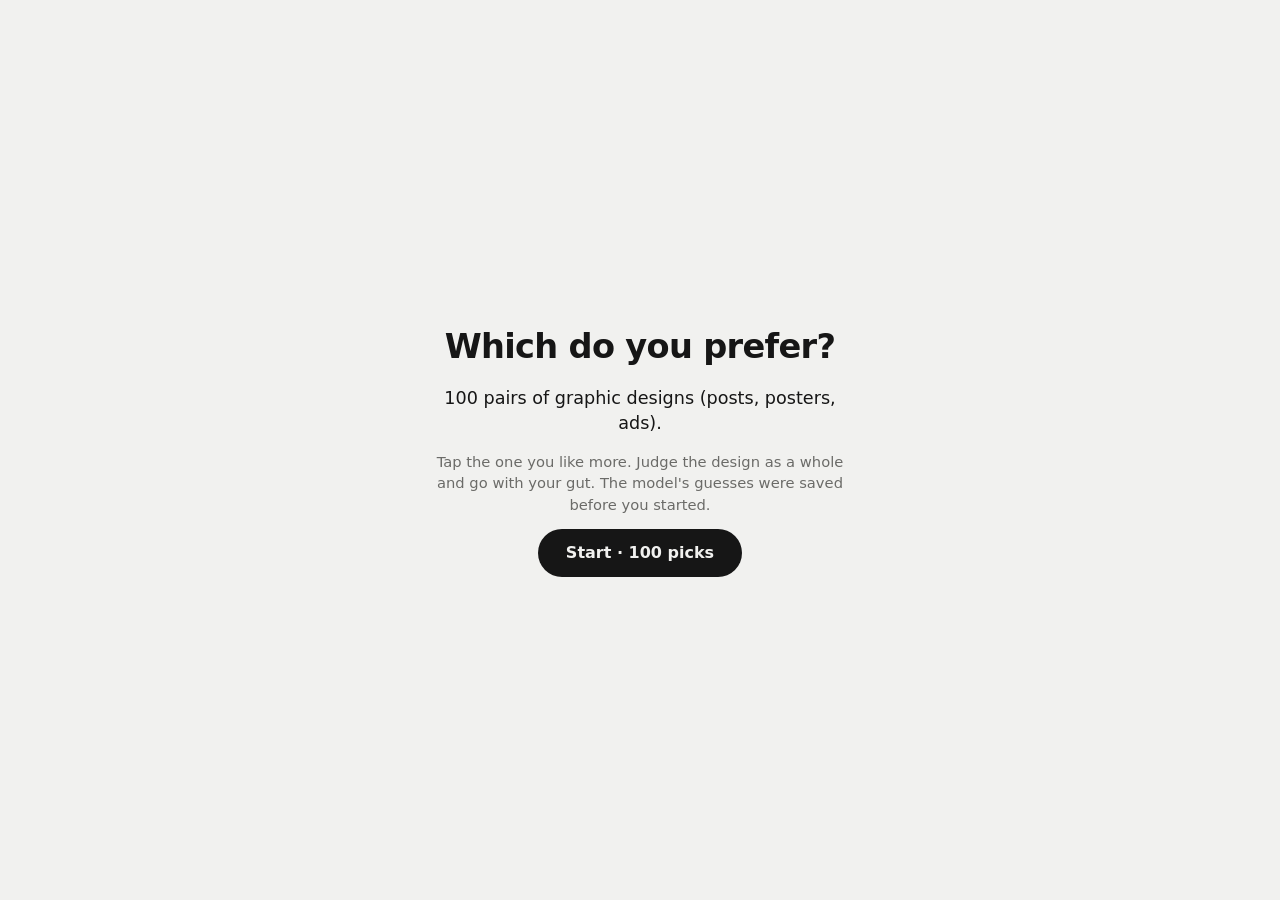
<file: app/design.html>
<!doctype html>
<html lang="en">
<head>
<meta charset="utf-8">
<meta name="viewport" content="width=device-width, initial-scale=1, viewport-fit=cover, user-scalable=no">
<meta name="apple-mobile-web-app-capable" content="yes">
<meta name="theme-color" content="#161616">
<title>This or That · designs</title>
<link rel="stylesheet" href="style.css">
<style>
</style>
</head>
<body>
<main id="app">
  <section id="intro" class="screen center">
    <h1>Which do you prefer?</h1>
    <p class="lead">100 pairs of graphic designs (posts, posters, ads).</p>
    <p class="hint">Tap the one you like more. Judge the design as a whole and go with your gut. The model's guesses were saved before you started.</p>
    <button id="start" class="btn" disabled>Loading…</button>
  </section>
  <section id="play" class="screen" hidden>
    <header class="bar"><span class="phase" id="phase">Designs</span><span id="count" class="count"></span></header>
    <div class="progress"><div id="progress-fill"></div></div>
    <div id="pair" class="pair">
      <button class="slot" id="slot0" aria-label="Choose this image"><img alt=""></button>
      <button class="slot" id="slot1" aria-label="Choose this image"><img alt=""></button>
    </div>
  </section>
  <section id="done" class="screen center" hidden>
    <h1>Thank you</h1>
    <p id="saved" class="hint"></p>
  </section>
</main>
<script src="design.js"></script>
</body>
</html>
</file>
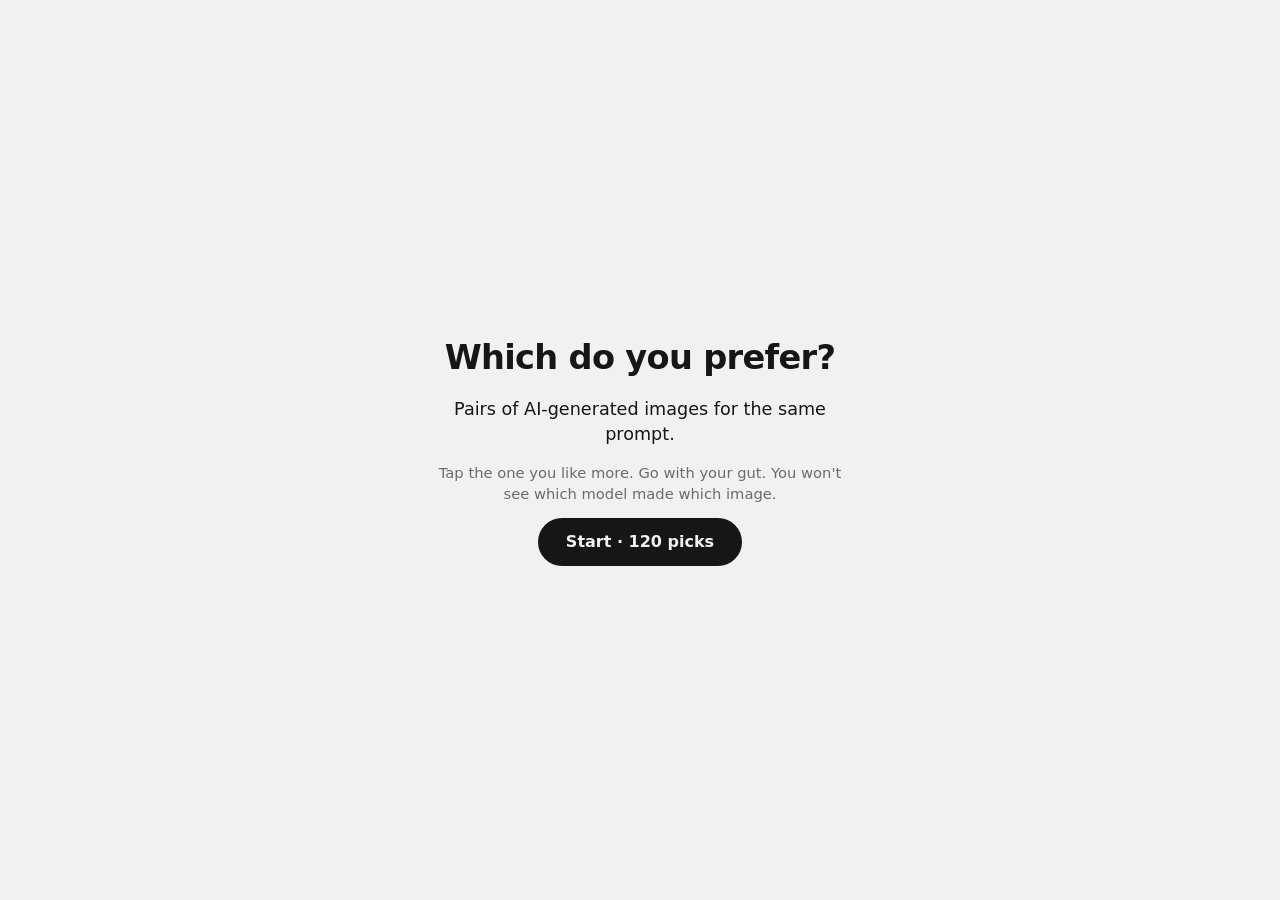
<file: app/eval.html>
<!doctype html>
<html lang="en">
<head>
<meta charset="utf-8">
<meta name="viewport" content="width=device-width, initial-scale=1, viewport-fit=cover, user-scalable=no">
<meta name="apple-mobile-web-app-capable" content="yes">
<meta name="theme-color" content="#161616">
<title>This or That · generated</title>
<link rel="stylesheet" href="style.css">
<style>
  .prompt { text-align: center; color: var(--muted); font-size: .92rem; margin: 6px 0 0; min-height: 1.4em; }
</style>
</head>
<body>
<main id="app">
  <section id="intro" class="screen center">
    <h1>Which do you prefer?</h1>
    <p class="lead">Pairs of AI-generated images for the same prompt.</p>
    <p class="hint">Tap the one you like more. Go with your gut. You won't see which model made which image.</p>
    <button id="start" class="btn" disabled>Loading…</button>
  </section>
  <section id="play" class="screen" hidden>
    <header class="bar"><span class="phase">Generated images</span><span id="count" class="count"></span></header>
    <div class="progress"><div id="progress-fill"></div></div>
    <p id="prompt" class="prompt"></p>
    <div id="pair" class="pair">
      <button class="slot" id="slot0" aria-label="Choose this image"><img alt=""></button>
      <button class="slot" id="slot1" aria-label="Choose this image"><img alt=""></button>
    </div>
  </section>
  <section id="done" class="screen center" hidden>
    <h1>Thank you</h1>
    <p id="saved" class="hint"></p>
  </section>
</main>
<script src="eval.js"></script>
</body>
</html>
</file>
<file: app/style.css>
/* Neutral greys so the backdrop does not tint how the artworks look. */
:root {
  --bg: #f1f1ef; --fg: #161616; --muted: #6b6b68; --slot: #e4e4e1; --line: #d3d3cf;
  --accent: #161616; --on-accent: #f1f1ef; --good: #1d7a46; --bad: #b3361f; --ring: #2b6cdf;
  color-scheme: light;
}
@media (prefers-color-scheme: dark) {
  :root:not([data-theme="light"]) {
    --bg: #161616; --fg: #ededeb; --muted: #9a9a96; --slot: #222221; --line: #333331;
    --accent: #ededeb; --on-accent: #161616; --good: #4cc985; --bad: #ff7a5c; --ring: #6ea2ff;
    color-scheme: dark;
  }
}
:root[data-theme="dark"] {
  --bg: #161616; --fg: #ededeb; --muted: #9a9a96; --slot: #222221; --line: #333331;
  --accent: #ededeb; --on-accent: #161616; --good: #4cc985; --bad: #ff7a5c; --ring: #6ea2ff;
  color-scheme: dark;
}

* { box-sizing: border-box; -webkit-tap-highlight-color: transparent; }
button { touch-action: manipulation; } /* no double-tap zoom delay on iOS */
html, body { margin: 0; height: 100%; background: var(--bg); color: var(--fg); }
body {
  font: 16px/1.45 -apple-system, BlinkMacSystemFont, "SF Pro Text", system-ui, sans-serif;
  overscroll-behavior: none; -webkit-user-select: none; user-select: none;
}
#app { height: 100dvh; display: flex; }
.screen {
  flex: 1; min-width: 0; display: flex; flex-direction: column;
  padding: max(12px, env(safe-area-inset-top)) max(16px, env(safe-area-inset-right))
           max(12px, env(safe-area-inset-bottom)) max(16px, env(safe-area-inset-left));
}
.screen[hidden], [hidden] { display: none !important; }
.center { justify-content: center; align-items: center; text-align: center; gap: 14px; max-width: 460px; margin: 0 auto; }
.scroll { overflow-y: auto; -webkit-overflow-scrolling: touch; gap: 12px; max-width: 560px; margin: 0 auto; user-select: text; }

h1 { font-size: 2.1rem; letter-spacing: -.02em; margin: 0; }
h2 { font-size: 1.05rem; margin: 22px 0 0; }
.lead { font-size: 1.1rem; margin: 0; }
.hint { color: var(--muted); font-size: .92rem; margin: 0; }
.steps { list-style: none; padding: 0; margin: 4px 0; display: grid; gap: 6px; }
.steps b { font-variant-numeric: tabular-nums; }
.challenge { background: var(--slot); border-radius: 12px; padding: 10px 14px; margin: 0; }

.btn {
  appearance: none; border: 0; border-radius: 999px; background: var(--accent); color: var(--on-accent);
  font-family: inherit; font-weight: 600; font-size: 1rem; line-height: 1; padding: 15px 28px; min-height: 48px; cursor: pointer;
}
.btn:disabled { opacity: .45; }
.btn.small { padding: 11px 22px; min-height: 42px; }
.btn.ghost { background: transparent; color: var(--fg); border: 1px solid var(--line); }

/* play screen */
.bar { display: flex; justify-content: space-between; align-items: baseline; font-size: .92rem; padding: 2px 2px 6px; }
.phase { font-weight: 600; }
.count { color: var(--muted); font-variant-numeric: tabular-nums; }
.progress { height: 3px; background: var(--line); border-radius: 2px; overflow: hidden; }
#progress-fill { height: 100%; width: 0; background: var(--fg); transition: width .25s ease; }

.pair { flex: 1; min-height: 0; display: flex; flex-direction: column; gap: 10px; padding: 10px 0; }
@media (orientation: landscape) { .pair { flex-direction: row; } }
.slot {
  position: relative; flex: 1; min-height: 0; min-width: 0; border: 0; padding: 6px; margin: 0;
  background: var(--slot); border-radius: 14px; cursor: pointer; display: flex; align-items: center; justify-content: center;
  outline: 3px solid transparent; outline-offset: -3px; transition: outline-color .12s, transform .12s;
}
.slot img { max-width: 100%; max-height: 100%; width: auto; height: auto; object-fit: contain; display: block;
  opacity: 0; transition: opacity .18s ease; pointer-events: none; -webkit-touch-callout: none; }
.pair.shown .slot img { opacity: 1; }
.slot.picked { outline-color: var(--fg); transform: scale(.985); }
.slot.model { outline-color: var(--ring); }
.tag {
  position: absolute; left: 10px; font-size: .78rem; font-weight: 600; padding: 4px 9px; border-radius: 999px;
  background: rgba(0,0,0,.66); color: #fff; opacity: 0; transition: opacity .15s; pointer-events: none;
  font-variant-numeric: tabular-nums; max-width: calc(100% - 20px); white-space: nowrap; overflow: hidden; text-overflow: ellipsis;
}
.tag { top: 10px; }
.tag.on { opacity: 1; }
.tag.model { background: var(--ring); }

.foot { min-height: 50px; display: flex; align-items: center; justify-content: space-between; gap: 12px; }
.verdict { margin: 0; font-weight: 600; }
.verdict.good { color: var(--good); } .verdict.bad { color: var(--bad); }

/* results */
.res-head { text-align: center; padding-top: 18px; }
.eyebrow { color: var(--muted); margin: 0; font-size: .9rem; text-transform: uppercase; letter-spacing: .08em; }
.big { font-size: 5rem; font-weight: 700; letter-spacing: -.04em; margin: 0; line-height: 1.05; font-variant-numeric: tabular-nums; }
.big .of { font-size: 2rem; color: var(--muted); }
.match { background: var(--slot); border-radius: 14px; padding: 14px 16px; text-align: center; }
.match b { font-size: 1.6rem; }
.label { font-size: 1.35rem; font-weight: 650; margin: 0; letter-spacing: -.01em; }
.axes { display: grid; gap: 14px; }
.axis { display: grid; gap: 6px; }
.axis-name { display: flex; justify-content: space-between; gap: 8px; font-size: .95rem; }
.axis-name span:last-child { color: var(--muted); white-space: nowrap; }
.strip, .grid { display: grid; grid-template-columns: repeat(4, 1fr); gap: 6px; }
.grid { grid-template-columns: repeat(3, 1fr); }
.pick { padding: 0; border: 0; background: none; cursor: pointer; border-radius: 6px; }
.pick:active img { opacity: .8; }
a.btn { text-decoration: none; display: block; text-align: center; }
.art-credit { display: grid; gap: 2px; }
.art-credit span { color: var(--muted); font-size: .92rem; }
.strip img, .grid img { width: 100%; aspect-ratio: 1; object-fit: cover; border-radius: 6px; background: var(--slot); display: block; }
.share-box { display: grid; gap: 10px; padding: 22px 0 28px; }
.name {
  width: 100%; font: inherit; font-size: 16px; padding: 13px 16px; border-radius: 12px; border: 1px solid var(--line);
  background: var(--bg); color: var(--fg); user-select: text; -webkit-user-select: text;
}

.sheet { position: fixed; inset: 0; background: rgba(0,0,0,.72); display: flex; align-items: center; justify-content: center;
  padding: 24px max(16px, env(safe-area-inset-left)); z-index: 10; }
.sheet-inner { background: var(--bg); border-radius: 16px; padding: 14px; display: grid; gap: 10px; max-width: 420px; width: 100%;
  max-height: 100%; overflow: auto; text-align: center; }
.sheet-inner img { width: 100%; border-radius: 10px; -webkit-touch-callout: default; user-select: auto; }
</file>
